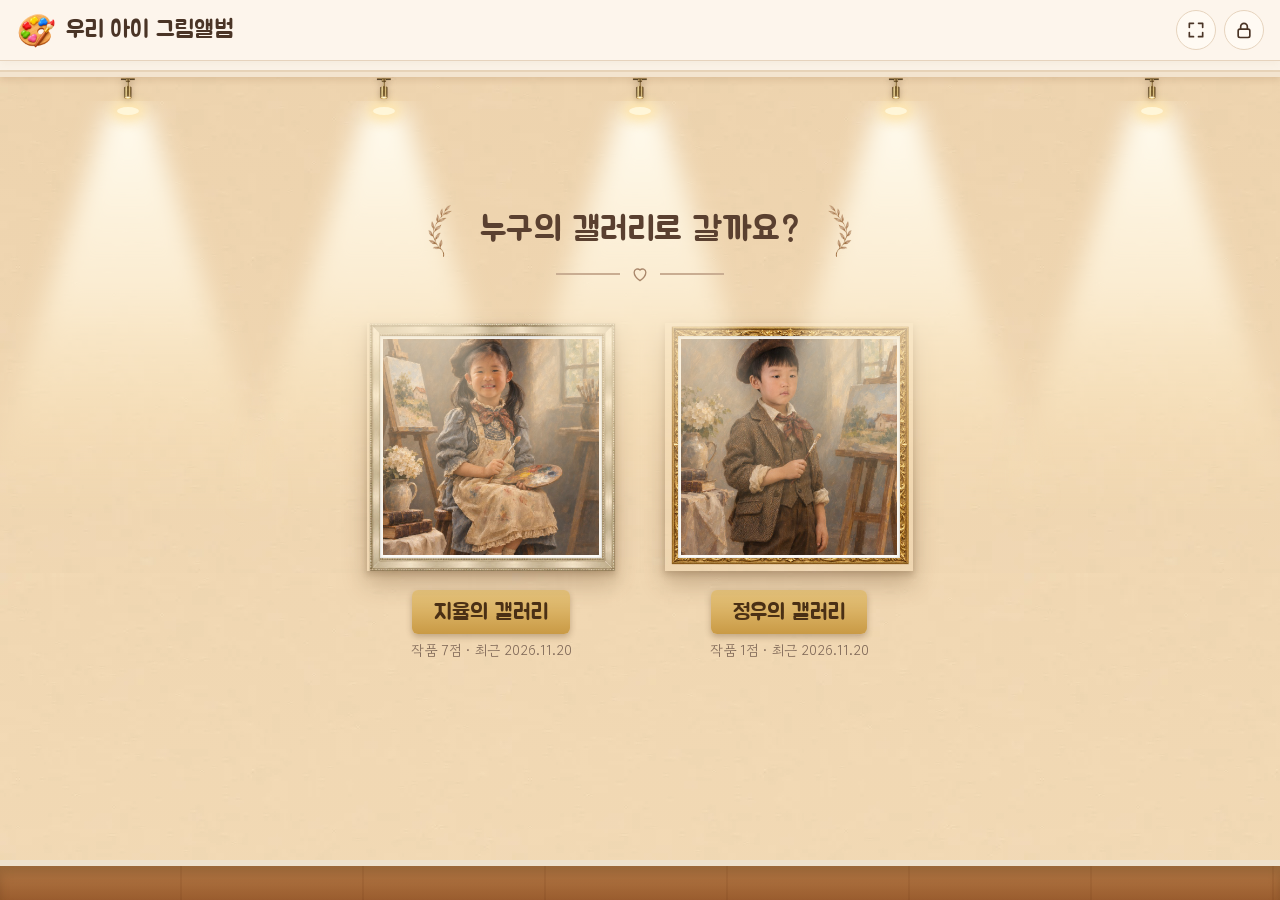
<file: index.html>
<!doctype html>
<html lang="ko">
<head>
<meta charset="utf-8">
<script>
  // 카카오톡 안에서 열리면 → 휴대폰 기본 브라우저(크롬/사파리)로 다시 열기
  (function () {
    var ua = navigator.userAgent || '';
    if (!/KAKAOTALK/i.test(ua)) return;
    location.href = 'kakaotalk://web/openExternal?url=' + encodeURIComponent(location.href);
    setTimeout(function () { // 바깥 브라우저가 열린 뒤 카톡 안의 창은 닫기
      location.href = /iPhone|iPad|iPod/i.test(ua) ? 'kakaoweb://closeBrowser' : 'kakaotalk://inappbrowser/close';
    }, 1500);
  })();
</script>
<meta name="viewport" content="width=device-width, initial-scale=1, viewport-fit=cover">
<title>우리 아이 그림앨범</title>
<meta name="description" content="우리 아이가 그린 그림을 날짜별 전시실에 모아 보는 그림앨범">
<meta property="og:type" content="website">
<meta property="og:title" content="우리 아이 그림앨범">
<meta property="og:description" content="아이가 그린 그림을 날짜별 전시실에서 보세요">
<meta property="og:image" content="https://1moonzoo1369-blip.github.io/kids-gallery/assets/og.jpg">
<meta property="og:url" content="https://1moonzoo1369-blip.github.io/kids-gallery/">
<meta name="theme-color" content="#f6eadb">
<!-- 홈 화면에 추가하면 주소창 없이 전체화면 앱처럼 -->
<link rel="manifest" href="manifest.webmanifest">
<meta name="mobile-web-app-capable" content="yes">
<meta name="apple-mobile-web-app-capable" content="yes">
<meta name="apple-mobile-web-app-status-bar-style" content="black-translucent">
<meta name="apple-mobile-web-app-title" content="그림앨범">
<link rel="icon" href="assets/logo.png">
<link rel="apple-touch-icon" href="assets/icon-180.png">
<link rel="preconnect" href="https://fonts.googleapis.com">
<link rel="preconnect" href="https://fonts.gstatic.com" crossorigin>
<link href="https://fonts.googleapis.com/css2?family=Gowun+Dodum&family=Jua&display=swap" rel="stylesheet">
<link rel="stylesheet" href="css/style.css?v=4">
</head>
<body>
<header class="topbar">
  <a class="brand" href="#/">
    <img src="assets/logo.png" alt="">
    <span id="brandTitle">우리 아이 그림앨범</span>
  </a>
  <nav class="top-actions">
    <a class="pill-btn ghost" id="homeBtn" href="#/" hidden>
      <svg viewBox="0 0 24 24"><path d="M3 11l9-7 9 7v9a1 1 0 0 1-1 1h-5v-6H9v6H4a1 1 0 0 1-1-1z"/></svg>
      <span>갤러리 선택</span>
    </a>
    <button class="pill-btn primary" id="uploadBtn" hidden>
      <svg viewBox="0 0 24 24"><path d="M12 5v14M5 12h14"/></svg>
      <span>그림 올리기</span>
    </button>
    <button class="icon-btn" id="fsBtn" title="전체화면" aria-label="전체화면">
      <svg viewBox="0 0 24 24" id="fsIcon"><path d="M4 9V4h5M20 9V4h-5M4 15v5h5M20 15v5h-5"/></svg>
    </button>
    <button class="icon-btn" id="settingsBtn" title="설정 (아이 사진·이름)" aria-label="설정" hidden>
      <svg viewBox="0 0 24 24"><path d="M12.2 2h-.4a2 2 0 0 0-2 2v.2a2 2 0 0 1-1 1.7l-.4.3a2 2 0 0 1-2 0l-.2-.1a2 2 0 0 0-2.7.7l-.2.4a2 2 0 0 0 .7 2.7l.2.1a2 2 0 0 1 1 1.7v.5a2 2 0 0 1-1 1.7l-.2.1a2 2 0 0 0-.7 2.7l.2.4a2 2 0 0 0 2.7.7l.2-.1a2 2 0 0 1 2 0l.4.3a2 2 0 0 1 1 1.7v.2a2 2 0 0 0 2 2h.4a2 2 0 0 0 2-2v-.2a2 2 0 0 1 1-1.7l.4-.3a2 2 0 0 1 2 0l.2.1a2 2 0 0 0 2.7-.7l.2-.4a2 2 0 0 0-.7-2.7l-.2-.1a2 2 0 0 1-1-1.7v-.5a2 2 0 0 1 1-1.7l.2-.1a2 2 0 0 0 .7-2.7l-.2-.4a2 2 0 0 0-2.7-.7l-.2.1a2 2 0 0 1-2 0l-.4-.3a2 2 0 0 1-1-1.7V4a2 2 0 0 0-2-2z"/><circle cx="12" cy="12" r="3"/></svg>
    </button>
    <button class="icon-btn" id="lockBtn" title="업로드 잠금 해제">
      <svg viewBox="0 0 24 24" id="lockIcon"><rect x="5" y="11" width="14" height="10" rx="2"/><path d="M8 11V8a4 4 0 0 1 8 0v3"/></svg>
    </button>
  </nav>
</header>

<main id="app" aria-live="polite"></main>

<div class="toast" id="toast" role="status"></div>

<!-- 모달 공용 -->
<div class="modal-back" id="modalBack" hidden>
  <div class="modal" role="dialog" aria-modal="true" id="modal"></div>
</div>

<script src="js/config.js"></script>
<script src="js/github.js?v=4"></script>
<script src="js/app.js?v=4"></script>
</body>
</html>
</file>
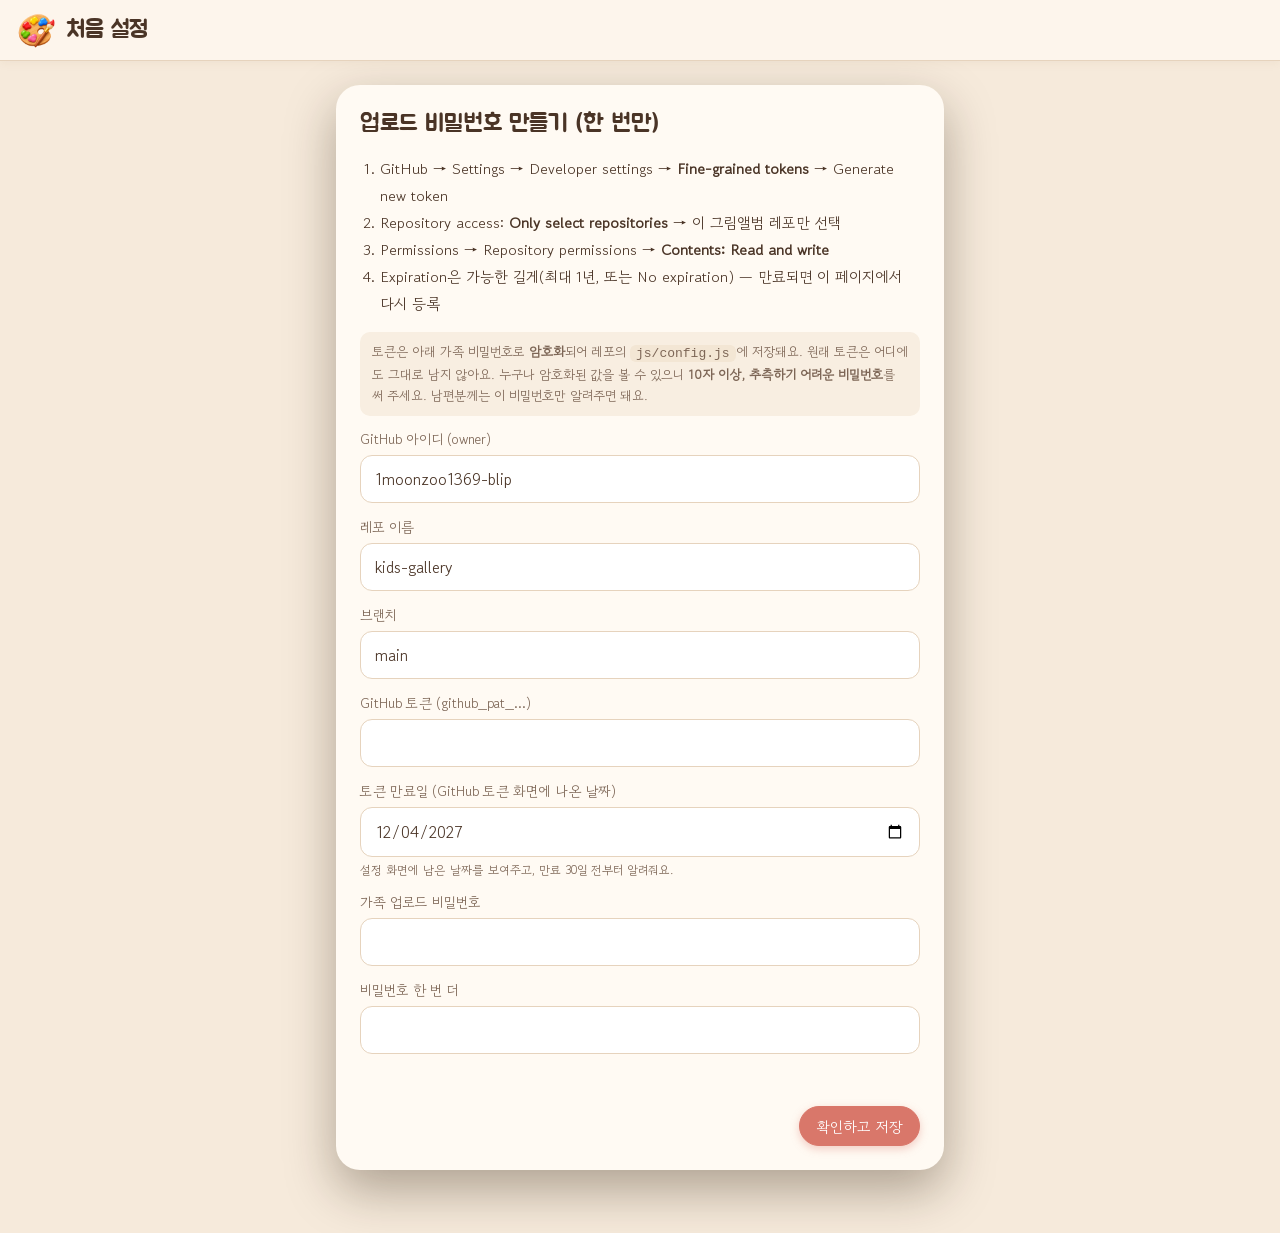
<file: setup.html>
<!doctype html>
<html lang="ko">
<head>
<meta charset="utf-8">
<meta name="viewport" content="width=device-width, initial-scale=1">
<title>그림앨범 처음 설정</title>
<link rel="icon" href="assets/logo.png">
<link href="https://fonts.googleapis.com/css2?family=Gowun+Dodum&family=Jua&display=swap" rel="stylesheet">
<link rel="stylesheet" href="css/style.css?v=4">
<style>
  .setup { max-width: 640px; margin: 24px auto; padding: 0 16px 40px; }
  .setup .modal { width: 100%; max-height: none; }
  .setup ol { padding-left: 20px; line-height: 1.8; font-size: 15px; }
  .setup code { background: #f3e6d4; padding: 1px 6px; border-radius: 6px; }
  .ok { color: #3f7d4f; font-size: 15px; line-height: 1.7; }
</style>
</head>
<body>
<header class="topbar"><a class="brand" href="./"><img src="assets/logo.png" alt=""><span>처음 설정</span></a></header>
<div class="setup">
  <div class="modal">
    <h3>업로드 비밀번호 만들기 (한 번만)</h3>
    <ol>
      <li>GitHub → Settings → Developer settings → <b>Fine-grained tokens</b> → Generate new token</li>
      <li>Repository access: <b>Only select repositories</b> → 이 그림앨범 레포만 선택</li>
      <li>Permissions → Repository permissions → <b>Contents: Read and write</b></li>
      <li>Expiration은 가능한 길게(최대 1년, 또는 No expiration) — 만료되면 이 페이지에서 다시 등록</li>
    </ol>
    <p class="note">토큰은 아래 가족 비밀번호로 <b>암호화</b>되어 레포의 <code>js/config.js</code>에 저장돼요. 원래 토큰은 어디에도 그대로 남지 않아요.
      누구나 암호화된 값을 볼 수 있으니 <b>10자 이상, 추측하기 어려운 비밀번호</b>를 써 주세요. 남편분께는 이 비밀번호만 알려주면 돼요.</p>
    <label class="field"><span>GitHub 아이디 (owner)</span><input type="text" id="owner" autocapitalize="off" spellcheck="false"></label>
    <label class="field"><span>레포 이름</span><input type="text" id="repo" autocapitalize="off" spellcheck="false"></label>
    <label class="field"><span>브랜치</span><input type="text" id="branch" value="main" autocapitalize="off"></label>
    <label class="field"><span>GitHub 토큰 (github_pat_…)</span><input type="password" id="token" autocomplete="off"></label>
    <label class="field"><span>토큰 만료일 (GitHub 토큰 화면에 나온 날짜)</span><input type="date" id="exp">
      <div class="help">설정 화면에 남은 날짜를 보여주고, 만료 30일 전부터 알려줘요.</div></label>
    <label class="field"><span>가족 업로드 비밀번호</span><input type="password" id="pw1" autocomplete="new-password"></label>
    <label class="field"><span>비밀번호 한 번 더</span><input type="password" id="pw2" autocomplete="new-password"></label>
    <div class="err" id="err"></div>
    <div id="ok" class="ok"></div>
    <div class="row"><button class="pill-btn primary" id="go">확인하고 저장</button></div>
  </div>
</div>
<script src="js/config.js"></script>
<script src="js/github.js?v=4"></script>
<script>
(function () {
  const $ = (id) => document.getElementById(id);
  // GitHub Pages 주소(아이디.github.io/레포)에서 자동으로 채우기
  const m = location.hostname.match(/^([^.]+)\.github\.io$/);
  const c = window.GALLERY_CONFIG;
  $('owner').value = c?.owner || (m ? m[1] : '');
  $('repo').value = c?.repo || (m ? location.pathname.split('/').filter(Boolean)[0] || '' : '');
  if (c?.branch) $('branch').value = c.branch;
  { const d = new Date(); d.setDate(d.getDate() + 365); $('exp').value = d.toISOString().slice(0, 10); }

  $('go').onclick = async () => {
    const owner = $('owner').value.trim(), repo = $('repo').value.trim(), branch = $('branch').value.trim() || 'main';
    const token = $('token').value.trim(), pw = $('pw1').value;
    const err = $('err'); err.textContent = ''; $('ok').textContent = '';
    if (!owner || !repo || !token) return err.textContent = '아이디, 레포 이름, 토큰을 모두 적어 주세요.';
    if (pw.length < 8) return err.textContent = '비밀번호는 8자 이상으로 해 주세요. (10자 이상 권장)';
    if (pw !== $('pw2').value) return err.textContent = '비밀번호 두 개가 서로 달라요.';
    const btn = $('go'); btn.disabled = true; btn.textContent = '확인 중…';
    try {
      window.GALLERY_CONFIG = { owner, repo, branch };
      const info = await GH.gh(`/repos/${owner}/${repo}`, {}, token);
      if (!info.permissions || !info.permissions.push) throw new Error('이 토큰에 쓰기 권한이 없어요. Contents: Read and write 를 켜 주세요.');
      if (info.private) err.textContent = '참고: 레포가 비공개라서, 열람용 주소가 동작하려면 공개(Public)로 바꿔야 해요.';
      btn.textContent = '암호화 중…';
      const box = await GH.encryptToken(token, pw);
      const cfg = { owner, repo, branch, ...($('exp').value ? { tokenExpires: $('exp').value } : {}), enc: box };
      const js = '// setup.html 에서 자동으로 만든 파일이에요. 직접 고치지 않아도 돼요.\n' +
        'window.GALLERY_CONFIG = ' + JSON.stringify(cfg, null, 2) + ';\n';
      btn.textContent = 'GitHub에 저장 중…';
      let sha;
      try { sha = (await GH.gh(`/repos/${owner}/${repo}/contents/js/config.js?ref=${branch}`, {}, token)).sha; } catch {}
      await GH.gh(`/repos/${owner}/${repo}/contents/js/config.js`, { method: 'PUT', body: {
        message: '업로드 설정 저장 (암호화된 토큰)', content: GH.utf8ToB64(js), branch, ...(sha ? { sha } : {}) } }, token);
      window.GALLERY_CONFIG = cfg;
      GH.setToken(token); // 이 기기는 바로 업로드 가능
      $('token').value = $('pw1').value = $('pw2').value = '';
      $('ok').innerHTML = '저장했어요! 1~2분 뒤 사이트에 반영돼요.<br>이 기기는 이미 업로드할 수 있어요. 남편분은 사이트 오른쪽 위 자물쇠 → 비밀번호 입력.<br><a href="./">갤러리로 가기 →</a>';
    } catch (e) {
      err.textContent = e.status === 401 ? '토큰이 올바르지 않아요.' : e.status === 404 ? '레포를 찾을 수 없어요. 아이디/레포 이름과 토큰의 레포 선택을 확인해 주세요.' : e.message;
    } finally { btn.disabled = false; btn.textContent = '확인하고 저장'; }
  };
})();
</script>
</body>
</html>
</file>
<file: css/style.css>
:root {
  --bg: #f6eadb;
  --wall: #f3e3cd;
  --ink: #4a3426;
  --ink-soft: #7d6656;
  --line: #e6d3bd;
  --card: #fffaf3;
  --accent: #d9776a;       /* 코랄 (선택된 탭) */
  --accent-ink: #fff;
  --gold: #b8873b;
  --danger: #c4554a;
  --shadow: 0 10px 24px rgba(92, 60, 30, .22), 0 2px 6px rgba(92, 60, 30, .18);
  --radius: 18px;
  --title: 'Jua', 'Gowun Dodum', system-ui, sans-serif;
  --fr-gold: url(../assets/frame-gold2.webp) 52 stretch;
  --fr-champ: url(../assets/frame-champ.webp) 52 stretch;
  --fr-wood: url(../assets/frame-wood2.webp) 58 stretch;
  --body: 'Gowun Dodum', system-ui, -apple-system, 'Malgun Gothic', sans-serif;
}
* { box-sizing: border-box; }
html, body { margin: 0; }
body {
  font-family: var(--body);
  color: var(--ink);
  background: var(--bg);
  min-height: 100vh;
  -webkit-tap-highlight-color: transparent;
}
button, input, textarea, select { font: inherit; color: inherit; }
button { cursor: pointer; }
svg { width: 20px; height: 20px; fill: none; stroke: currentColor; stroke-width: 2; stroke-linecap: round; stroke-linejoin: round; flex: none; }
[hidden] { display: none !important; }

/* ---------- 상단바 ---------- */
.topbar {
  position: sticky; top: 0; z-index: 30;
  display: flex; align-items: center; justify-content: space-between; gap: 12px;
  padding: max(10px, env(safe-area-inset-top)) max(16px, env(safe-area-inset-right)) 10px max(16px, env(safe-area-inset-left));
  background: rgba(253, 246, 237, .94);
  backdrop-filter: blur(8px);
  border-bottom: 1px solid var(--line);
  box-shadow: 0 2px 10px rgba(120, 80, 40, .06);
}
.brand { display: flex; align-items: center; gap: 10px; text-decoration: none; color: var(--ink); min-width: 0; }
.brand img { width: 40px; height: 40px; object-fit: contain; }
.brand span { font-family: var(--title); font-size: 24px; white-space: nowrap; overflow: hidden; text-overflow: ellipsis; }
.top-actions { display: flex; align-items: center; gap: 8px; flex: none; }
.pill-btn {
  display: inline-flex; align-items: center; gap: 6px;
  height: 40px; padding: 0 16px; border-radius: 999px;
  border: 1px solid var(--line); background: var(--card);
  text-decoration: none; color: var(--ink); font-size: 15px; white-space: nowrap;
}
.pill-btn.primary { background: var(--accent); color: var(--accent-ink); border-color: var(--accent); box-shadow: 0 3px 8px rgba(217, 119, 106, .35); }
.pill-btn.danger { color: var(--danger); }
.pill-btn:disabled { opacity: .55; cursor: default; }
.icon-btn {
  width: 40px; height: 40px; border-radius: 50%;
  display: grid; place-items: center;
  border: 1px solid var(--line); background: var(--card);
}
.icon-btn.unlocked { color: var(--accent); border-color: var(--accent); }

/* ---------- 년/월 탭 ---------- */
.tabs-wrap { background: #fbf3e8; border-bottom: 1px solid var(--line); padding: 10px 16px; }
.year-row { display: flex; align-items: center; justify-content: center; gap: 8px; margin-bottom: 8px; }
.year-row .yr { font-family: var(--title); font-size: 22px; min-width: 90px; text-align: center; }
.arrow {
  width: 36px; height: 36px; border-radius: 50%; border: none; background: transparent;
  display: grid; place-items: center; color: var(--ink);
}
.arrow:disabled { opacity: .25; cursor: default; }
.month-row {
  display: flex; gap: 2px; max-width: 1180px; margin: 0 auto;
  padding: 4px; border-radius: 999px; background: #f4e7d6;
  overflow-x: auto; scrollbar-width: none;
}
.month-row::-webkit-scrollbar { display: none; }
.month {
  flex: 1 0 auto; min-width: 64px; height: 40px; border: none; background: transparent;
  border-radius: 999px; font-size: 16px; color: var(--ink); position: relative;
}
.month.empty { color: #b9a796; }
.month.on { background: var(--accent); color: var(--accent-ink); font-family: var(--title); font-size: 18px; box-shadow: 0 3px 8px rgba(217, 119, 106, .35); }
.month .cnt {
  position: absolute; top: 2px; right: 6px; font-size: 10px; line-height: 15px; min-width: 15px;
  border-radius: 8px; background: #fff; color: var(--accent); padding: 0 3px;
}
.month.on .cnt { color: var(--accent); }

/* ---------- 전시실 벽 ---------- */
.wall {
  position: relative;
  background:
    linear-gradient(rgba(176, 128, 84, .16), rgba(176, 128, 84, .10)),
    url(../assets/wall.webp) repeat, var(--wall);
  background-size: auto, 512px, auto;
  min-height: calc(100vh - 160px);
  padding: 0 16px 0;
  overflow: hidden;
  display: flex; flex-direction: column;
}
.wall.start, .wall.detail { min-height: calc(100vh - 61px); }
.wall > .floor { margin-top: auto; }
.track, .lamps, .grid, .pager, .kids, .stage, .info { width: 100%; }
.wall > :nth-last-child(2) { margin-bottom: 34px; }

/* 천장 레일 + 트랙 조명 (시안처럼) */
.track { position: relative; margin: 0 -16px; width: calc(100% + 32px); height: 120px; pointer-events: none; }
.track::before { /* 천장 몰딩 */
  content: ''; position: absolute; left: 0; right: 0; top: 0; height: 16px;
  background: linear-gradient(#fbf3e8 0 55%, #e7d3b8 55% 70%, #f3e4cf 70%);
  box-shadow: 0 3px 6px rgba(120, 80, 40, .14);
}
.lamps { display: flex; justify-content: space-around; max-width: 1500px; margin: 0 auto; position: relative; }
.spot { position: relative; width: 70px; display: flex; justify-content: center; }
.spot img { position: relative; z-index: 2; width: 34px; height: auto; margin-top: 10px; filter: drop-shadow(0 3px 3px rgba(80, 50, 20, .35)); }
.spot::after { /* 빛 */
  content: ''; position: absolute; z-index: 1; top: 40px; left: 50%; transform: translateX(-50%);
  width: 340px; height: 420px;
  background: url(../assets/light-cone.svg) center top / 100% 100% no-repeat;
  opacity: 1;
}
.spot::before { /* 전구 빛점 */
  content: ''; position: absolute; z-index: 3; top: 46px; left: 50%; width: 22px; height: 8px; transform: translateX(-50%);
  border-radius: 50%; background: #fff6d8; box-shadow: 0 0 12px 6px rgba(255, 230, 170, .9);
}
.wall-title { text-align: center; margin: -54px 0 28px; position: relative; z-index: 2; }
.wall-title .t { display: inline-flex; align-items: center; gap: 14px; font-family: var(--title); font-size: 34px; color: #5a4030; letter-spacing: .5px; }
.wall-title .t img { width: 52px; }
.wall-title .t img.flip { transform: scaleX(-1); }
.divider { display: flex; align-items: center; justify-content: center; gap: 10px; margin-top: 2px; color: #a9876b; }
.divider i { width: 64px; height: 1.5px; background: #c9ad92; }
.divider svg { width: 20px; height: 20px; stroke-width: 1.6; }

.grid {
  position: relative; z-index: 2;
  display: grid; grid-template-columns: repeat(5, 1fr);
  gap: 48px 26px; max-width: 1560px; margin: 0 auto; padding: 0 8px;
}
.piece {
  position: relative; border: none; background: none; padding: 0; text-align: left;
  display: flex; align-items: center; transition: transform .2s;
}
.piece:hover { transform: translateY(-4px); }
.piece:focus-visible { outline: 3px solid var(--accent); outline-offset: 6px; border-radius: 6px; }
.piece .frame { flex: 0 0 70%; }

/* 액자 (GPT 생성 액자 이미지를 border-image로) */
.frame {
  display: block; position: relative;
  border-style: solid; border-width: 14px;
  border-image: var(--fr-gold);
  background: #fffdf8; background-clip: padding-box;
  box-shadow: 0 12px 22px rgba(92, 60, 30, .28), 0 3px 6px rgba(92, 60, 30, .2);
}
.frame.f-gold { border-image: var(--fr-gold); }
.frame.f-champ { border-image: var(--fr-champ); }
.frame.f-wood { border-image: var(--fr-wood); }
.frame .mat { display: block; padding: 3px; background: #fffdf8; box-shadow: inset 0 0 0 1px rgba(0, 0, 0, .05), inset 0 2px 5px rgba(0, 0, 0, .14); }
.frame img.art { display: block; width: 100%; aspect-ratio: 5 / 4; object-fit: cover; background: #f5efe6; }

/* 제목 스티커 (그림 오른쪽) */
.sticker {
  position: relative; z-index: 3; flex: none;
  width: 38%; min-width: 80px; aspect-ratio: 1.3; margin-left: -8%;
  background: url(../assets/sticker.webp) center / 100% 100% no-repeat;
  display: flex; flex-direction: column; align-items: center; justify-content: center;
  padding: 16% 9% 9%; transform: rotate(var(--tilt, -3deg));
  filter: drop-shadow(0 4px 6px rgba(92, 60, 30, .18));
}
.sticker .ic { position: absolute; top: -22%; left: 50%; width: 38%; transform: translateX(-50%); filter: drop-shadow(0 2px 2px rgba(0, 0, 0, .12)); }
.sticker .st {
  font-family: var(--title); font-size: 16px; line-height: 1.2; color: #4a3426; text-align: center;
  word-break: keep-all; overflow-wrap: break-word;
  display: -webkit-box; -webkit-line-clamp: 2; -webkit-box-orient: vertical; overflow: hidden;
}
.sticker.long .st { font-size: 14px; }

.pager { position: relative; z-index: 2; display: flex; align-items: center; justify-content: space-between; gap: 12px; max-width: 1200px; margin: 44px auto 0; padding: 0 8px; }
.dots { display: flex; gap: 8px; align-items: center; }
.dots button { width: 10px; height: 10px; border-radius: 50%; border: none; background: #dccab5; padding: 0; }
.dots button.on { background: var(--accent); width: 26px; border-radius: 6px; }
.room-no { text-align: center; font-size: 13px; color: var(--ink-soft); margin-top: 8px; }
.hint-box { text-align: center; margin-top: 30px; transition: opacity .3s, transform .3s; }
.hint-box.bye { opacity: 0; transform: translateY(6px); }
.hint {
  display: inline-flex; align-items: center; gap: 8px; padding: 12px 30px; border-radius: 999px;
  background: rgba(255, 250, 243, .92); border: 1px solid var(--line); font-size: 16px;
  box-shadow: 0 3px 10px rgba(92, 60, 30, .08);
}
.hint-off { display: flex; align-items: center; justify-content: center; gap: 6px; margin-top: 8px; font-size: 13px; color: var(--ink-soft); cursor: pointer; }
.hint-off input { width: 16px; height: 16px; accent-color: var(--accent); margin: 0; cursor: pointer; }
.floor { flex: none; height: 40px; margin: 0 -16px; background: repeating-linear-gradient(90deg, #d4ab7e 0 180px, #caa073 180px 182px), linear-gradient(#d8b48c, #b98a5e); background-blend-mode: multiply; box-shadow: inset 0 8px 10px rgba(80, 50, 20, .25); border-top: 6px solid #efe1cc; }

.empty-wall { text-align: center; padding: 30px 16px 10px; }
.empty-wall img { width: 180px; filter: drop-shadow(0 6px 10px rgba(80, 50, 20, .2)); }
.empty-wall p { font-size: 17px; color: var(--ink-soft); }

/* ---------- 시작 화면 ---------- */
.start .wall-title { margin-top: 24px; }
.kids { display: flex; flex-wrap: wrap; justify-content: center; gap: 44px 48px; padding: 10px 8px 0; max-width: 1100px; margin: 0 auto; }
.kid { width: 250px; border: none; background: none; padding: 0; text-decoration: none; color: inherit; position: relative; transition: transform .2s; }
.kid:hover { transform: translateY(-4px); }
.kid .frame img.art { aspect-ratio: 1; }
.kid .plate {
  margin: 18px auto 0; width: fit-content; padding: 8px 22px;
  background: linear-gradient(#e9c77f, #c99a45); color: #4a3015; border-radius: 6px;
  font-family: var(--title); font-size: 22px; box-shadow: 0 3px 6px rgba(80, 50, 20, .3);
}
.kid .meta { text-align: center; font-size: 14px; color: var(--ink-soft); margin-top: 6px; }
.kid.add .frame .mat { display: grid; place-items: center; aspect-ratio: 1; color: var(--ink-soft); font-size: 17px; }
.kid.add .frame .mat svg { width: 46px; height: 46px; margin: 0 auto 8px; display: block; }

.kid-edit {
  position: absolute; top: -12px; right: -12px; z-index: 4; width: 38px; height: 38px; border-radius: 50%;
  border: 1px solid var(--line); background: var(--card); display: grid; place-items: center; color: var(--ink);
  box-shadow: 0 3px 8px rgba(80, 50, 20, .2);
}
.kid-edit svg { width: 18px; height: 18px; }
.set-row { display: flex; align-items: center; gap: 12px; padding: 10px 0; border-bottom: 1px dashed var(--line); }
.set-photo { width: 56px; height: 56px; border-radius: 12px; object-fit: cover; flex: none; background: #f3e6d4; }
.set-photo.none { display: grid; place-items: center; color: var(--ink-soft); }
.set-name { flex: 1; min-width: 0; }
.set-name b { display: block; font-size: 17px; }
.set-name small { color: var(--ink-soft); font-size: 12px; }
.photo-drop { width: 200px; min-height: 200px; aspect-ratio: 1; margin: 0 auto; }
.photo-drop img { width: 100%; height: 100%; max-height: none; object-fit: cover; }
@media (max-width: 640px) {
  .modal .pill-btn { width: auto; padding: 0 14px; }
  .modal .pill-btn span { display: inline; }
  .modal .set-row .pill-btn { width: 40px; padding: 0; }
  .modal .set-row .pill-btn span { display: none; }
}

.set-box { padding: 12px 14px; border-radius: 12px; background: #f8eee1; font-size: 15px; line-height: 1.6; }
.set-box.warn { background: #fdecd2; color: #8a5a12; }
.set-box.bad { background: #fbe0dc; color: #9c3a30; }
.set-box .help a { color: inherit; font-weight: bold; }
.meter { height: 12px; border-radius: 6px; background: #efe1cd; overflow: hidden; }
.meter i { display: block; height: 100%; border-radius: 6px; background: #7fb48a; }
.meter.warn i { background: #e0a243; }
.meter.bad i { background: var(--danger); }
.meter-txt { margin-top: 6px; font-size: 15px; }
.notice {
  position: sticky; top: 61px; z-index: 25; display: flex; align-items: center; gap: 10px;
  padding: 10px 16px; background: #fdecd2; color: #6e4610; border-bottom: 1px solid #f0d3a6; font-size: 15px;
}
.notice span { flex: 1; }
.notice .pill-btn { width: auto; padding: 0 12px; flex: none; }
.notice .icon-btn { width: 32px; height: 32px; font-size: 14px; }

/* ---------- 상세 화면 ---------- */
.detail { padding-bottom: 30px; }
.detail .back { position: absolute; left: 16px; top: 22px; z-index: 3; }
.stage { position: relative; display: flex; justify-content: center; align-items: flex-start; gap: 12px; max-width: 1280px; margin: 0 auto; padding-top: 4px; }
.stage .lamp { position: absolute; left: 50%; top: 0; width: 104px; transform: translateX(-50%); z-index: 2; filter: drop-shadow(0 3px 3px rgba(80, 50, 20, .3)); }
.stage .glow { position: absolute; left: 50%; top: 30px; width: 70%; height: 520px; transform: translateX(-50%); background: radial-gradient(ellipse at 50% 0%, rgba(255, 236, 190, .75), transparent 65%); pointer-events: none; }
.big { position: relative; margin-top: 92px; display: flex; align-items: center; gap: 100px; }
.big .laurel { width: 84px; opacity: .9; }
.big .laurel.r { transform: scaleX(-1); }
.big .frame { border-width: 30px; }
.big .frame .mat { padding: 8px; }
.big .frame img.art { width: auto; max-width: min(50vw, 680px); max-height: 50vh; aspect-ratio: auto; object-fit: contain; }
.shelf { position: absolute; top: 170px; width: 230px; }
.shelf.l { left: 0; }
.shelf.r { right: 0; }
.nav-arrow {
  position: absolute; top: 50%; transform: translateY(-50%); z-index: 3;
  width: 52px; height: 52px; border-radius: 50%; border: 1px solid var(--line);
  background: rgba(255, 250, 243, .92); display: grid; place-items: center; box-shadow: 0 3px 10px rgba(80, 50, 20, .18);
}
.nav-arrow svg { width: 26px; height: 26px; }
.nav-arrow.prev { left: -78px; }
.nav-arrow.next { right: -78px; }
.nav-arrow:disabled { opacity: .3; cursor: default; }

.info {
  max-width: 1100px; margin: 34px auto 0; background: var(--card);
  border-radius: 24px; padding: 22px 30px; box-shadow: 0 8px 26px rgba(92, 60, 30, .14); border: 1px solid #f0e2d0;
  position: relative;
}
.info-head { display: flex; align-items: center; gap: 14px; flex-wrap: wrap; padding-bottom: 14px; border-bottom: 2px dashed var(--line); }
.info-head h2 { margin: 0; font-family: var(--title); font-weight: normal; font-size: 30px; flex: 1 1 260px; }
.info-head .date { display: inline-flex; align-items: center; gap: 6px; color: var(--ink-soft); font-size: 15px; }
.info-head .acts { display: flex; gap: 8px; }
.info-body { display: flex; gap: 24px; padding-top: 16px; align-items: flex-start; }
.info-body .lbl { flex: none; display: inline-flex; align-items: center; gap: 6px; padding: 8px 16px; border-radius: 999px; background: #f6e8d6; font-family: var(--title); font-size: 17px; }
.info-body p { margin: 4px 0 0; font-size: 17px; line-height: 1.8; white-space: pre-wrap; word-break: keep-all; overflow-wrap: anywhere; }
.info-body p.none { color: #b9a796; }
.counter { font-size: 13px; color: var(--ink-soft); text-align: center; margin-top: 12px; }

/* ---------- 모달 ---------- */
.modal-back { position: fixed; inset: 0; z-index: 50; background: rgba(60, 40, 25, .45); display: grid; place-items: center; padding: 16px; }
.modal { width: min(520px, 100%); max-height: calc(100vh - 32px); overflow: auto; background: var(--card); border-radius: 24px; padding: 24px; box-shadow: 0 20px 50px rgba(40, 25, 10, .35); }
.modal h3 { margin: 0 0 16px; font-family: var(--title); font-weight: normal; font-size: 24px; }
.field { display: block; margin-bottom: 14px; }
.field > span { display: block; font-size: 14px; color: var(--ink-soft); margin-bottom: 6px; }
.field input[type=text], .field input[type=date], .field input[type=password], .field textarea, .field select {
  width: 100%; padding: 11px 14px; border-radius: 12px; border: 1px solid var(--line); background: #fff; font-size: 16px;
}
.field textarea { min-height: 96px; resize: vertical; line-height: 1.6; }
.field input:focus, .field textarea:focus, .field select:focus { outline: 2px solid var(--accent); border-color: transparent; }
.field .help { font-size: 12px; color: var(--ink-soft); margin-top: 4px; }
.drop {
  display: grid; place-items: center; text-align: center; min-height: 160px; border: 2px dashed #dcc6ad; border-radius: 16px;
  background: #fffdf9; color: var(--ink-soft); cursor: pointer; overflow: hidden; position: relative;
}
.drop img { max-width: 100%; max-height: 260px; display: block; }
.drop svg { width: 40px; height: 40px; margin: 0 auto 6px; display: block; }
.drop input { position: absolute; inset: 0; opacity: 0; cursor: pointer; }
.modal .row { display: flex; gap: 10px; justify-content: flex-end; margin-top: 18px; }
.modal .err { color: var(--danger); font-size: 14px; min-height: 20px; margin-top: 4px; }
.modal .note { font-size: 13px; color: var(--ink-soft); line-height: 1.6; background: #f8eee1; padding: 10px 12px; border-radius: 10px; }

.toast {
  position: fixed; left: 50%; bottom: 24px; transform: translate(-50%, 120px); z-index: 60;
  background: #4a3426; color: #fff; padding: 12px 20px; border-radius: 999px; font-size: 15px;
  transition: transform .3s; max-width: calc(100% - 32px); text-align: center;
}
.toast.show { transform: translate(-50%, 0); }
.loading { text-align: center; padding: 80px 16px; color: var(--ink-soft); }

/* ---------- 반응형 ---------- */
@media (max-width: 1440px) {
  .shelf { display: none; }
}
@media (max-width: 1100px) {
  .grid { grid-template-columns: repeat(4, 1fr); }
  .sticker .st { font-size: 14px; }
}
@media (max-width: 900px) {
  .grid { grid-template-columns: repeat(3, 1fr); gap: 34px 26px; }
  .nav-arrow.prev { left: -10px; }
  .nav-arrow.next { right: -10px; }
  .big .laurel { display: none; }
  .big { gap: 0; }
  .big .frame img.art { max-width: 78vw; }
}
@media (max-width: 640px) {
  .brand span { font-size: 19px; }
  .brand img { width: 34px; height: 34px; }
  .pill-btn span { display: none; }
  .pill-btn { width: 40px; padding: 0; justify-content: center; }
  .grid { grid-template-columns: repeat(2, 1fr); gap: 30px 20px; padding: 0; }
  .frame { border-width: 10px; }
  .frame .mat { padding: 2px; }
  .piece { display: block; }
  .piece .frame { width: 100%; }
  .sticker { position: absolute; right: -12px; bottom: -26px; width: 84px; min-width: 0; margin: 0; padding: 14px 8px 6px; }
  .sticker .st, .sticker.long .st { font-size: 12px; }
  .spot:nth-child(n+4) { display: none; }
  .spot::after { width: 220px; height: 300px; }
  .track { height: 96px; }
  .wall-title { margin-top: -40px; }
  .wall-title .t { font-size: 24px; }
  .wall-title .t img { width: 32px; }
  .month { min-width: 54px; font-size: 15px; }
  .month .cnt { top: 0; right: 1px; }
  .kids { gap: 30px 20px; }
  .kid { width: 44%; }
  .kid .plate { font-size: 18px; padding: 6px 14px; }
  .detail .back { position: static; margin: 12px 0 0; }
  .detail .back span { display: none; }
  .big { margin-top: 56px; }
  .big .frame { border-width: 16px; }
  .big .frame .mat { padding: 4px; }
  .big .frame img.art { max-width: 80vw; max-height: 50vh; }
  .stage .lamp { width: 90px; }
  .info { padding: 18px; border-radius: 18px; margin-top: 26px; }
  .info-head h2 { font-size: 24px; }
  .info-body { flex-direction: column; gap: 10px; }
  .pager .pill-btn span { display: inline; }
  .pager .pill-btn { width: auto; padding: 0 12px; }
}
</file>
